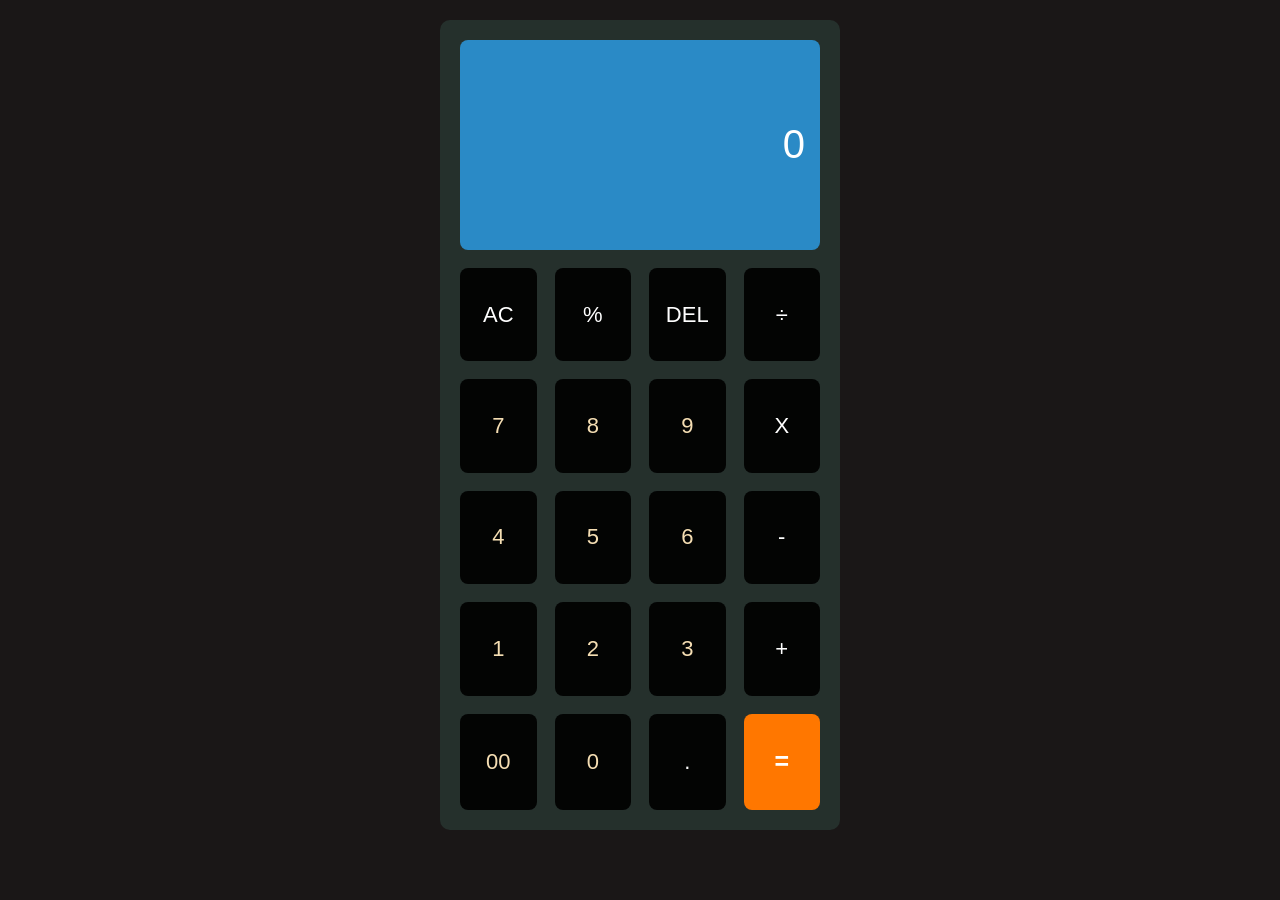
<file: calculator/index.html>
<!DOCTYPE html>
<html lang="en">
<head>
    <meta charset="UTF-8">
    <meta name="viewport" content="width=device-width, initial-scale=1.0">
    <link rel="stylesheet" href="calculator.css">
    <title>Calculator</title>
</head>
<body>
    <div class="calculator">
        <div class="output">
            <div id="resultt">0</div>
        </div>
        <button id="clear-btn">AC</button>
        <button id="per-btn">%</button>
        <button id="back-btn">DEL</button>
        <button id="div-btn">&#247</button>
        <button class="number">7</button>
        <button class="number">8</button>
        <button class="number">9</button>
        <button id="mul-btn">X</button>
        <button class="number">4</button>
        <button class="number">5</button>
        <button class="number">6</button>
        <button id="sub-btn">-</button>
        <button class="number">1</button>
        <button class="number">2</button>
        <button class="number">3</button>
        <button id="add-btn">+</button>
        <button class="number">00</button>
        <button class="number">0</button>
        <button id="decimal-btn">.</button>
        <button id="equal-btn">=</button>
    </div>
    <script src="calculator.js">
        
    </script>
</body>
</html>
</file>
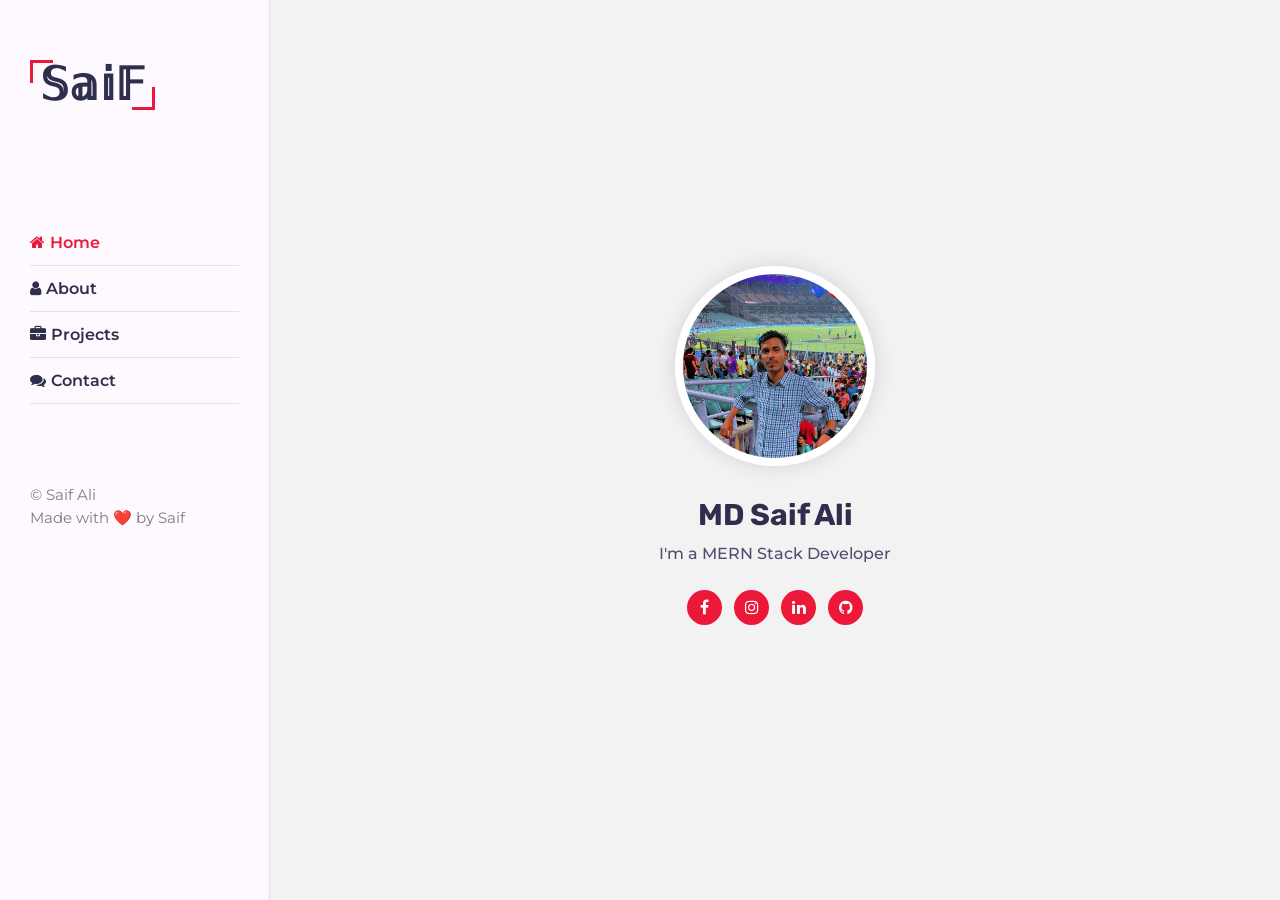
<file: Portfolio2/index.html>
<!DOCTYPE html>
<html lang="en">
<head>
    <meta charset="UTF-8">
    <meta name="viewport" content="width=device-width, initial-scale=1.0">
    <title>Saif</title>
    <link rel="stylesheet" href="port.css">
    <link rel="stylesheet" href="https://cdnjs.cloudflare.com/ajax/libs/font-awesome/4.7.0/css/font-awesome.min.css">
</head>
<body>
    <!-- Preloader -->
    <div class="preloader">
        <div class="loader"><img src="images/IMG_20230430_013245_085.jpg" alt="" style="border-radius: 50%">
        </div>
    </div>
    <!-- Preloader End-->

    <!-- Main Container -->
    <div class="main-container">
        <!-- Aside Begins -->
        <div class="aside">
            <div class="nav-toggler">
                <span></span>
              </div>
           <div class="aside-inner">
          <!-- logo -->
          <div class="logo">
            <a href="#">𝕊𝕒𝕚𝔽</a>
          </div>
         
          <!-- Nav -->
          <ul class="nav">
            <li><a href="#home" class="active"><i class="fa fa-home"></i>Home</a></li>
            <li><a href="#about"><i class="fa fa-user"></i>About</a></li>
            <li><a href="#projects"><i class="fa fa-briefcase"></i>Projects</a></li>
            <li><a href="#contact"><i class="fa fa-comments"></i>Contact</a></li>
          </ul>
          <!-- Copyright  -->
          <div class="copyright-text">
                © Saif Ali 
                <br>
                Made with ❤️ by Saif
          </div>
        </div>
    </div>
        <!-- Aside End -->
        <!-- Main Content -->
        <div class="main-content">
            <!-- Home Section -->
            <section class="home section active" id="home">
               <div class="container">
                <div class="intro">
                    <img src="images/IMG_20230430_013245_085.jpg" alt="Profile" class="shadow-dark">
                    <h1>MD Saif Ali</h1>
                    <p>I'm a MERN Stack Developer</p>
                    <div class="social-links">
                        <a href="https://m.facebook.com/profile.php/?id=100023957741892" target="_blank"><i class="fa fa-facebook"></i></a>
                        <a href="http://instagram.com/mdsaifali89" target="_blank"><i class="fa fa-instagram"></i></a>
                        <a href="https://www.linkedin.com/in/md-saif-ali-656abb228" target="_blank"><i class="fa fa-linkedin"></i></a>
                        <a href="https://github.com/mdsaifali1729" target="_blank"><i class="fa fa-github"></i></a>
                    </div>
                </div>
               </div>
            </section>
             <!-- Home Section End -->

             <!-- About Section -->
             <section class="about section " id="about">
                <div class="container">
                    <div class="row">
                        <div class="section-title padd-15">
                            <h2>About Me</h2>
                        </div>
                    </div>
                    <div class="row">
                        <div class="about-content padd-15 ">
                            <div class="row">
                                <div class="about-text padd-15">
                                    <h3>I'm MD Saif Ali and <span id="word">Web Developer</span></h3>
                                    <p>Hi! My name is MD Saif Ali. I'm a MERN Stack Developer ,
                                         and I'm very passionate and dedicated to my work.
                                         I'm learning my skills quickly with full efficiency.
                                         I enjoy every step of the design process, from discussion and collaboration.
                                    </p>
                                    <p> I'm also Looking to establish a career in the field of Information Technology,
                                         I wish to work in a growth-oriented company and contribute to the development 
                                         of the organization while upgrading my skill set and knowledge.
                                    </p>
                                </div>
                            </div>
                            <div class="row">
                                <div class="personal-info padd-15">
                                    <div class="row">
                                        <div class="info-item padd-15">
                                            <p>Birthday : <span>12 June 2002</span></p>
                                        </div>
                                        <div class="info-item padd-15">
                                            <p>Age : <span>21</span></p>
                                        </div>
                                        <div class="info-item padd-15">
                                            <p>Website : <span>www</span></p>
                                        </div>
                                        <div class="info-item padd-15">
                                            <p>Email : <span>mdsaifali1729@gmail.com</span></p>
                                        </div>
                                        <div class="info-item padd-15">
                                            <p>Degree : <span>B.Tech</span></p>
                                        </div>
                                        <div class="info-item padd-15">
                                            <p>Phone : <span>+91 7667753678</span></p>
                                        </div>
                                        <div class="info-item padd-15">
                                            <p>City : <span>Dhanbad</span></p>
                                        </div>
                                        <div class="info-item padd-15">
                                            <p>Freelance : <span>Available</span></p>
                                        </div>
                                    </div>
                                    <div class="row">
                                        <div class="buttons padd-15">
                                            <a href="https://drive.google.com/file/d/10e3eA6VjkA3YfX3xk5Y58goE7WnkmjhX/view?usp=sharing" class="btn">Download Resume</a>
                                            <a href="#contact" data-section-index="1" class="btn hire-me">Hire Me</a>
                                        </div>
                                    </div>
                                </div>
                                <div class="skills padd-15">
                                    <div class="row">
                                        <div class="skill-items padd-15">
                                            <h5>Javascript</h5>
                                            <div class="progress">
                                                <div class="progress-in" style="width: 67%;"></div>
                                                <div class="skill-percent">67%</div>
                                            </div>
                                        </div>
                                        <div class="skill-items padd-15">
                                            <h5>React.JS</h5>
                                            <div class="progress">
                                                <div class="progress-in" style="width: 55%;"></div>
                                                <div class="skill-percent">55%</div>
                                            </div>
                                        </div>
                                        <div class="skill-items padd-15">
                                            <h5>Node.JS</h5>
                                            <div class="progress">
                                                <div class="progress-in" style="width: 60%;"></div>
                                                <div class="skill-percent">60%</div>
                                            </div>
                                        </div>
                                        <div class="skill-items padd-15">
                                            <h5>Express.JS</h5>
                                            <div class="progress">
                                                <div class="progress-in" style="width: 62%;"></div>
                                                <div class="skill-percent">62%</div>
                                            </div>
                                        </div>
                                        <div class="skill-items padd-15">
                                            <h5>MongoDB</h5>
                                            <div class="progress">
                                                <div class="progress-in" style="width: 76%;"></div>
                                                <div class="skill-percent">76%</div>
                                            </div>
                                        </div>
                                     </div>
                                    </div>
                                 </div>
                                 <div class="row">
                                    <div class="education padd-15">
                                        <h3 class="title">Education</h3>
                                        <div class="row">
                                            <div class="timeline-box padd-15">
                                            <div class="timeline shadow-dark">
                                            <!-- Timeline Item -->
                                            <div class="timeline-item">
                                              <div class="circle-dot"></div>
                                              <h4 class="timeline-date">
                                                <i class="fa fa-calendar"></i>2020 - 2024
                                              </h4>
                                              <h6 class="timeline-title">B.Tech In Computer Science & Engineering</h6>
                                              <p class="timeline-text">I am currently pursuing my B.Tech in <span> Computer Science & Engineering</span> from 
                                               <span> Shambhunath Institute of Engineering & Technology</span> , Prayagraj. I am currently in my <span>Final Year</span></p>
                                             </div>
                                             <!-- Timeline Item End -->
                                              <!-- Timeline Item -->
                                            <div class="timeline-item">
                                                <div class="circle-dot"></div>
                                                <h4 class="timeline-date">
                                                  <i class="fa fa-calendar"></i>2019 - 2020
                                                </h4>
                                                <h6 class="timeline-title">Intermediate</h6>
                                                <p class="timeline-text">I have completed my Intermediate from <span>KSGM College</span> , Dhanbad which 
                                                    is affliated to JAC Board with an aggregate percentage of <span>60.1</span> in year 2020.</p>
                                             </div>
                                               <!-- Timeline Item End -->
                                                <!-- Timeline Item -->
                                            <div class="timeline-item">
                                                <div class="circle-dot"></div>
                                                <h4 class="timeline-date">
                                                  <i class="fa fa-calendar"></i>2017 - 2018
                                                </h4>
                                                <h6 class="timeline-title">HighSchool</h6>
                                                <p class="timeline-text">I have completed my High School from <span>De Nobili School</span> , Mugma which is affliated
                                                     to I.C.S.E with an aggregate percentage of  <span>75.6</span> in year 2018.</p>
                                            </div>
                                               <!-- Timeline Item End -->
                                            </div>
                                         </div>
                                        </div>
                                      </div>
                                    <div class="experience padd-15">
                                        <h3 class="title">Experience</h3>
                                        <div class="row">
                                            <div class="timeline-box padd-15">
                                            <div class="timeline shadow-dark">
                                            <!-- Timeline Item -->
                                            <div class="timeline-item">
                                              <div class="circle-dot"></div>
                                              <h4 class="timeline-date">
                                                <i class="fa fa-calendar"></i>2021 - Till Date
                                              </h4>
                                              <h6 class="timeline-title">MERN Stack Developer</h6>
                                              <p class="timeline-text">I am currently working and recenty worked on different projects related to the <span>ReactJS,
                                                NodeJS, ExpressJS, MongoDB</span> and improving my development skills by doing different projects in this domain.</p>
                                             </div>
                                             <!-- Timeline Item End -->
                                              <!-- Timeline Item -->
                                            <div class="timeline-item">
                                                <div class="circle-dot"></div>
                                                <h4 class="timeline-date">
                                                  <i class="fa fa-calendar"></i>2021 - Till Date
                                                </h4>
                                                <h6 class="timeline-title">Database</h6>
                                                <p class="timeline-text">I prefer to use No-SQL database <span>MongoDB</span> to use in my web applications and used in my projects
                                                     and improving my knowledge in this domain of database.</p>
                                             </div>
                                               <!-- Timeline Item End -->
                                                <!-- Timeline Item -->
                                            <div class="timeline-item">
                                                <div class="circle-dot"></div>
                                                <h4 class="timeline-date">
                                                  <i class="fa fa-calendar"></i>2021 - Till Date
                                                </h4>
                                                <h6 class="timeline-title">Backend Developer</h6>
                                                <p class="timeline-text">I prefer to work on <span>NodeJS, ExpressJS</span> as my backend techstack. I have recently worked on 
                                                    several projects using these skillset and imoroving my knowledge in this domain.</p>
                                            </div>
                                               <!-- Timeline Item End -->
                                            </div>
                                         </div>
                                        </div>
                                    </div>
                                 </div>
                                </div>
                            </div>
                        </div>
                    </section>
      <!--About Section End  -->

      <!-- Project Section -->
      <section class="project section" id="projects">
        <div class="container">
            <div class="row">
                <div class="section-title padd-15">
                    <h2>Projects</h2>
                </div>
            </div>
            <div class="row">
                <div class="project-filter padd-15">
                    <button type="button" class="active" data-filter="all">All</button>
                    <button type="button" data-filter="MERN Projects">MERN Projects</button>
                    <button type="button" data-filter="Frontend">Frontend</button>
                    <button type="button" data-filter="Backend">Backend</button>
                </div>
            </div>
            <div class="row project-items">
                <!-- Project Item -->
                <div class="project-item padd-15" data-category="Frontend">
                    <div class="project-item-inner shadow-dark">
                        <div class="project-img">
                            <img src="images/6.png" alt="dddd">
                        </div>
                        <div class="project-info">
                            <h4>Frontend Project</h4>
                            <div class="icon">
                                <i class="fa fa-link"></i>
                            </div>
                        </div>
                    </div>
                </div>
                <!-- Project Item End -->

                 <!-- Project Item -->
                 <div class="project-item padd-15" data-category="Frontend">
                    <div class="project-item-inner shadow-dark">
                        <div class="project-img">
                            <img src="images/Screenshot 2023-08-10 195354.png" alt="dddd">
                        </div>
                        <div class="project-info">
                            <h4>Frontend Project</h4>
                            <div class="icon">
                                <i class="fa fa-link"></i>
                            </div>
                        </div>
                    </div>
                </div>
                <!-- Project Item End -->

                 <!-- Project Item -->
                 <div class="project-item padd-15" data-category="MERN Projects">
                    <div class="project-item-inner shadow-dark">
                        <div class="project-img">
                            <img src="images/8.png" alt="dddd">
                        </div>
                        <div class="project-info">
                            <h4>MERN Project</h4>
                            <div class="icon">
                                <i class="fa fa-link"></i>
                            </div>
                        </div>
                    </div>
                </div>
                <!-- Project Item End -->

                 <!-- Project Item -->
                 <div class="project-item padd-15" data-category="Backend">
                    <div class="project-item-inner shadow-dark">
                        <div class="project-img">
                            <img src="images/pp1.png" alt="dddd">
                        </div>
                        <div class="project-info">
                            <h4>Backend Project</h4>
                            <div class="icon">
                                <i class="fa fa-link"></i>
                            </div>
                        </div>
                    </div>
                </div>
                <!-- Project Item End -->
                 
                 <!-- Project Item -->
                 <div class="project-item padd-15" data-category="Frontend">
                    <div class="project-item-inner shadow-dark">
                        <div class="project-img">
                            <img src="images/7.png" class="wq" alt="dddd">
                        </div>
                        <div class="project-info">
                            <h4>Frontend Project</h4>
                            <div class="icon">
                                <i class="fa fa-link"></i>
                            </div>
                        </div>
                    </div>
                </div>
                <!-- Project Item End -->

                 <!-- Project Item -->
                 <div class="project-item padd-15" data-category="Frontend">
                    <div class="project-item-inner shadow-dark">
                        <div class="project-img">
                            <img src="images/4.png" class="wq" alt="dddd">
                        </div>
                        <div class="project-info">
                            <h4>Frontend Project</h4>
                            <div class="icon">
                                <i class="fa fa-link"></i>
                            </div>
                        </div>
                    </div>
                </div>
                <!-- Project Item End -->
            </div>
        </div>
      </section>
      <!-- Project Section End -->



            <!-- Contact Section -->
            <section class="contact section" id="contact">
                <div class="container">
                    <div class="row">
                        <div class="section-title padd-15">
                            <h2>Contact Me</h2>
                        </div>
                    </div>
                    <div class="row">
                        <!-- contact-info-item -->
                        <div class="contact-info-item padd-15">
                                <div class="icon"> <i class="fa fa-phone"></i> </div>
                                <h4>Call Us On</h4>
                                <p>+91 7667 7536 78</p>
                        </div>
                        <!-- contact-info-item End-->
                        <!-- contact-info-item -->
                        <div class="contact-info-item padd-15">
                                <div class="icon"> <i class="fa fa-map-marker"></i> </div>
                                <h4>Address</h4>
                                <p>Nirsa , Dhanbad , India</p>
                        </div>
                        <!-- contact-info-item End-->
                        <!-- contact-info-item -->
                        <div class="contact-info-item padd-15">
                                <div class="icon"> <i class="fa fa-envelope"></i> </div>
                                <h4>Email</h4>
                                <p>mdsaifali1729@gmail.com</p>
                        </div>
                        <!-- contact-info-item End-->
                    </div>

                    <!-- Contact Form -->
                    <div class="row">
                        <form class="contact-form padd-15" id="form" onsubmit="hell()">
                            <div class="row">
                                <div class="form-item col-6 padd-15">
                                    <div class="form-group">
                                    <input type="text" class="form-control" id="name" placeholder="Name" required> 
                                    </div>
                                </div>
                                <div class="form-item col-6 padd-15">
                                    <div class="form-group">
                                    <input type="text" id="email" class="form-control" placeholder="Email" required>
                                    </div>
                                </div>
                            </div>
                            <div class="row">
                                <div class="form-item col-12 padd-15">
                                    <div class="form-group">
                                        <input type="text" class="form-control" id="subject" placeholder="Subject"  required>
                                    </div>
                                </div>
                            </div>
                            <div class="row">
                                <div class="form-item col-12 padd-15">
                                    <div class="form-group">
                                        <textarea class="form-control" id="message" placeholder="Your Message..." required></textarea>
                                    </div>
                                </div>
                            </div>
                            <div class="row">
                            <div class="col-12 padd-15">
                                <button type="submit" class="btn msg" > Send Message</button>
                            </div>
                            </div>
                        </form>
                    </div>
                    <!-- Contact Form End -->
                    </div>
                    </section>
            <!-- Contact Section End -->
      
        </div>
         <!-- Main Content End -->
    </div>
    <!-- Main Container End -->


    <!-- Light Box -->
     <div class="lightbox">
        <div class="lightbox-content">
            <div class="lightbox-close">&times;</div> 
            <img src="images/6.png" class="lightbox-img" onclick="nextItem()">
            <div class="lightbox-caption">
                <div class="caption-text"></div>
                <div class="caption-counter"></div>
            </div>
        </div>
        <div class="lightbox-controls">
           <div class="prev-item" onclick="prevItem()"><i class="fa fa-angle-left"></i></div>
           <div class="next-item" onclick="nextItem()"><i class="fa fa-angle-right"></i></div>
        </div>
     </div>

    <!-- Light Box End -->
     

    <!-- JS File -->

    <script src="port.js"></script>
</body>
</html>
</file>
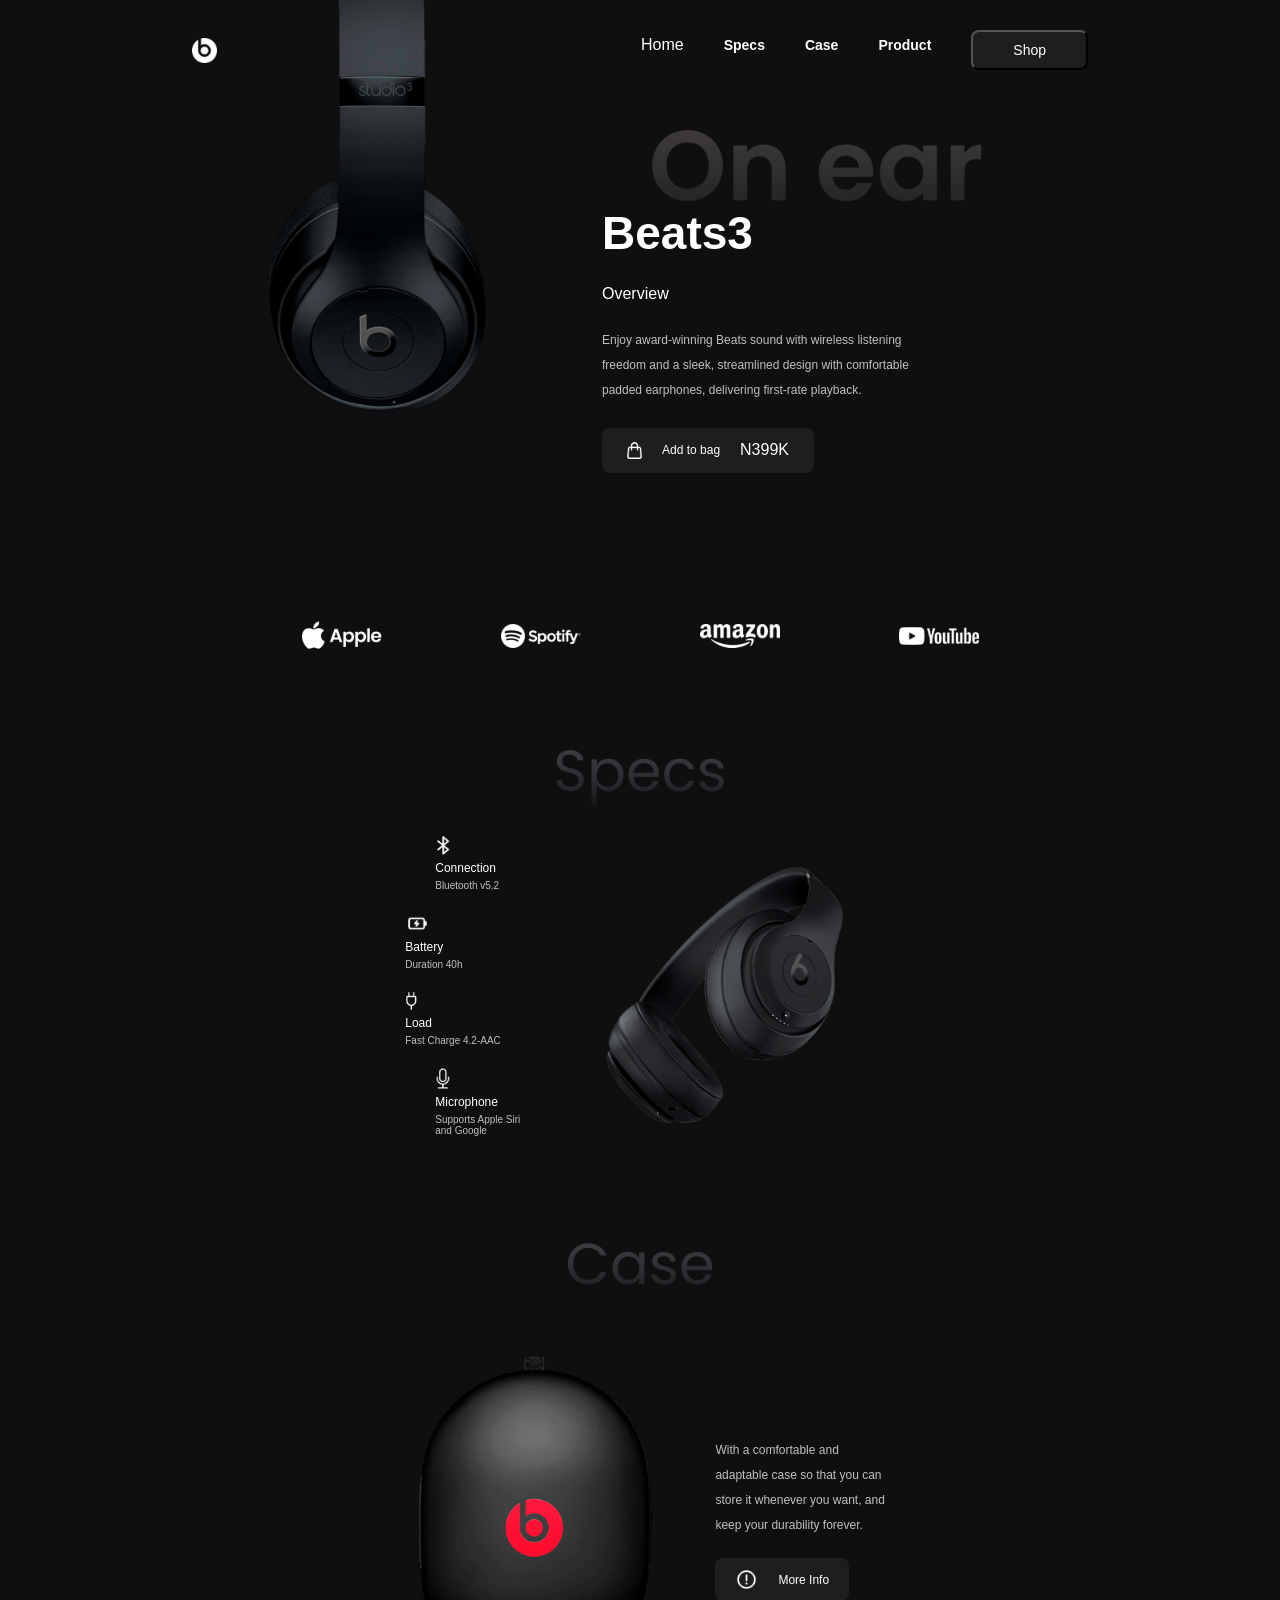
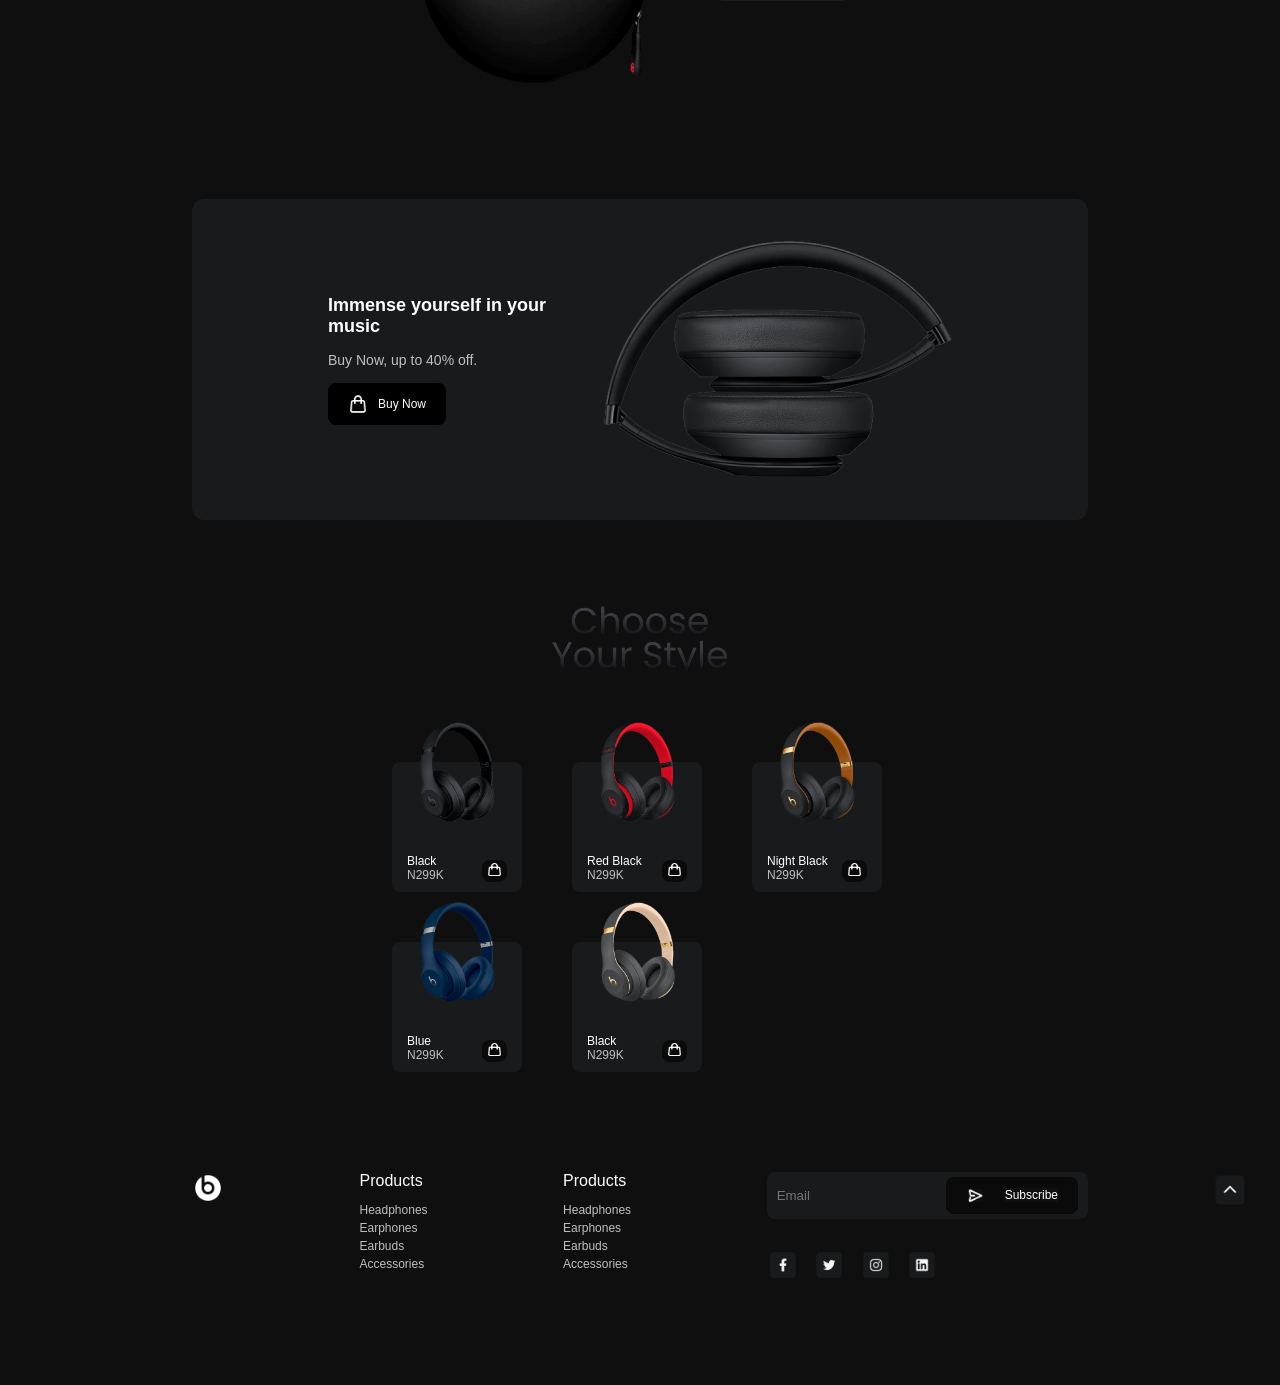
<file: HTML CSS project 6.1/pic/Beats Landing Page.html>
<!DOCTYPE html>
<!-- saved from url=(0033)http://127.0.0.1:5500/index.html# -->
<html lang="en"><head><meta http-equiv="Content-Type" content="text/html; charset=UTF-8">
    
    <meta name="viewport" content="width=device-width, initial-scale=1.0">
    <title>Beats Landing Page</title>
    <link rel="stylesheet" href="./Beats Landing Page_files/style.css">
    <link rel="preconnect" href="https://fonts.googleapis.com/">
    <link rel="preconnect" href="https://fonts.gstatic.com/" crossorigin="">
    <link href="./Beats Landing Page_files/css2" rel="stylesheet">

</head>

<body>
    <!-- creating the navigation menu -->
    <nav>
        <img src="./Beats Landing Page_files/beatsLogo.png" alt="beatslogo">
        <div class="nav-right-section">
            <ul>
                <li><a href="http://127.0.0.1:5500/index.html#">Home</a></li>
                <li><a href="http://127.0.0.1:5500/index.html#">Specs</a></li>
                <li><a href="http://127.0.0.1:5500/index.html#">Case</a></li>
                <li><a href="http://127.0.0.1:5500/index.html#">Product</a></li>
            </ul>
            <button>Shop</button>
        </div>
    </nav>


     <!-- creating the main landing page -->
     <main>
        <img class="mainimg" src="./Beats Landing Page_files/mainImage.png" alt="mainImage">
        <div class="main">
            <img class="onearimg" src="./Beats Landing Page_files/onEar.png" alt="ear logo">
            <h1>Beats3</h1>
            <h4>Overview</h4>
            <p>
                Enjoy award-winning Beats sound with wireless listening freedom and a
                sleek, streamlined design with comfortable padded earphones,
                delivering first-rate playback.
            </p>
            <div class="addtocart">
                <img src="./Beats Landing Page_files/shoppingBag.png" alt="shoppingBag">
                <p>Add to bag</p>
                <span>N399K</span>
            </div>
        </div>
     </main>


     <!-- section for adding social media icons -->
     <section class="social-media-section">
        <img src="./Beats Landing Page_files/appleLogo.png" alt="appleLogo">
        <img src="./Beats Landing Page_files/spotifyLogo.png" alt="spotifyLogo">
        <img src="./Beats Landing Page_files/amazonLogo.png" alt="amazonLogo">
        <img src="./Beats Landing Page_files/youtubeLogo.png" alt="youtubeLogo">
     </section>


      <!-- section for specification -->
      <section class="specs">
        <!-- adding specs logo -->
        <img class="specs-logo" src="./Beats Landing Page_files/specsLogo.png" alt="specs ogo">
        <div class="specs-list">
            <div class="specs-list-items">
               
              <div>
                    <img src="./Beats Landing Page_files/bluetooth.png" alt="bluetooth">
                    <p>Connection</p>
                    <p>Bluetooth v5.2</p>
              </div>

              <div>
                <img src="./Beats Landing Page_files/battery.png" alt="battery">
                <p>Battery</p>
                <p>Duration 40h</p>
              </div>
    
              <div>
                <img src="./Beats Landing Page_files/charger.png" alt="charger">
                <p>Load</p>
                <p>Fast Charge 4.2-AAC</p>
              </div>
    
              <div>
                <img src="./Beats Landing Page_files/mic.png" alt="mic">
                <p>Microphone</p>
                <p>Supports Apple Siri and Google</p>
              </div>
            </div> 
            <img src="./Beats Landing Page_files/specsImage.png" alt="specification headphone image">
        </div>
      </section>
    
      <!-- adding case section -->
       <section class="case">
        <!-- adding case logo -->
        <img class="case-logo" src="./Beats Landing Page_files/caseLogo.png" alt="caseLogo">
        <div class="case-item">
            <img class="case-item-img" src="./Beats Landing Page_files/caseImage.png" alt="caseImage">
            <div>
                <p> With a comfortable and adaptable case so that you can store it
                    whenever you want, and keep your durability forever.</p>
                <p>
                    <img src="./Beats Landing Page_files/group.png" alt="group">
                    More Info
                </p>
            </div>
        </div>
       </section>

       <!-- Buy now section -->
       <section class="buy-product">
          <div>
            <h3>
                Immense yourself in your music
            </h3>
            <p>Buy Now, up to 40% off.</p>
            <div>
              <img src="./Beats Landing Page_files/shoppingBag.png" alt="shopping bag">
              <p>Buy Now</p>
            </div>
          </div>
          <img src="./Beats Landing Page_files/buyNowSectionImage.png" alt="buy now">
       </section>


       <!-- creating a product section to display the items -->
          <section class="product">
            <!-- adding style logo -->
            <img class="product-logo" src="./Beats Landing Page_files/productLogo.png" alt="logo">
            <div class="product-items">
                <div class="product-card">
                  <img class="product-img" src="./Beats Landing Page_files/black.png" alt="black">
                  <div class="product-info">
                    <p>
                      Black <br>
                      <span>N299K</span>
                    </p>
        
                    <div>
                      <img src="./Beats Landing Page_files/shoppingBag.png" alt="shopping bag">
                    </div>
                  </div>
                </div>
                <div class="product-card">
                      <img class="product-img" src="./Beats Landing Page_files/redBlack.png" alt="red black">
                      <div class="product-info">
                        <p>
                         Red Black <br>
                          <span>N299K</span>
                        </p>
            
                        <div>
                          <img src="./Beats Landing Page_files/shoppingBag.png" alt="shopping bag">
                        </div>
                      </div>
                    </div>
                 <div class="product-card">
                          <img class="product-img" src="./Beats Landing Page_files/nightBlack.png" alt="night black">
                          <div class="product-info">
                            <p>
                             Night Black <br>
                              <span>N299K</span>
                            </p>
                
                            <div>
                              <img src="./Beats Landing Page_files/shoppingBag.png" alt="shopping bag">
                            </div>
                         </div>
                     </div>
                  <div class="product-card">
                              <img class="product-img" src="./Beats Landing Page_files/blue.png" alt="blue">
                              <div class="product-info">
                                <p>
                                 Blue<br>
                                  <span>N299K</span>
                                </p>
                    
                              <div>
                                  <img src="./Beats Landing Page_files/shoppingBag.png" alt="shopping bag">
                              </div>
                              </div>
                   </div>
                   <div class="product-card">
                    <img class="product-img" src="./Beats Landing Page_files/twilightGray.png" alt="twilight">
                    <div class="product-info">
                      <p>
                        Black <br>
                        <span>N299K</span>
                      </p>
          
                      <div>
                        <img src="./Beats Landing Page_files/shoppingBag(1).png" alt="shopping bag">
                      </div>
                    </div>
                  </div>
             </div>
           </section>
   <!-- designing the footer area of the website -->
   <footer>
      <img class="footer-logo" src="./Beats Landing Page_files/beatsLogo.png" alt="logo">
    <!-- creating the product navigation menu -->
      <ul>
        <li><a href="http://127.0.0.1:5500/index.html#">Products</a></li>
        <li><a href="http://127.0.0.1:5500/index.html#">Headphones</a></li>
        <li><a href="http://127.0.0.1:5500/index.html#">Earphones</a></li>
        <li><a href="http://127.0.0.1:5500/index.html#">Earbuds</a></li>
        <li><a href="http://127.0.0.1:5500/index.html#">Accessories</a></li>
      </ul>
    <!-- creating the support navigation menu -->
      <ul>
        <li><a href="http://127.0.0.1:5500/index.html#">Products</a></li>
        <li><a href="http://127.0.0.1:5500/index.html#">Headphones</a></li>
        <li><a href="http://127.0.0.1:5500/index.html#">Earphones</a></li>
        <li><a href="http://127.0.0.1:5500/index.html#">Earbuds</a></li>
        <li><a href="http://127.0.0.1:5500/index.html#">Accessories</a></li>
      </ul>
    <!-- adding subscribe and social media icon buttons -->
    <div class="footer-subscription">
        <div>
            <input type="email" placeholder="Email">
            <div class="subscribe-button">
              <img src="./Beats Landing Page_files/rightArrow.png" alt="rightArrow">
              <p>Subscribe</p>
            </div>
         </div>

        <!-- social media icons -->
         <div>
            <img src="./Beats Landing Page_files/facebook.png" alt="facebook">
            <img src="./Beats Landing Page_files/twitter.png" alt="twitter">
            <img src="./Beats Landing Page_files/instagram.png" alt="instagram">
            <img src="./Beats Landing Page_files/linkedin.png" alt="linkedin">
          </div>
    </div>
     <!-- adding top arrow for icon for moving the page to top -->
     <img class="arrow-up" src="./Beats Landing Page_files/upArrow.png" alt="upArrow">
    </footer>
  <!-- Code injected by live-server -->
<script>
	// <![CDATA[  <-- For SVG support
	if ('WebSocket' in window) {
		(function () {
			function refreshCSS() {
				var sheets = [].slice.call(document.getElementsByTagName("link"));
				var head = document.getElementsByTagName("head")[0];
				for (var i = 0; i < sheets.length; ++i) {
					var elem = sheets[i];
					var parent = elem.parentElement || head;
					parent.removeChild(elem);
					var rel = elem.rel;
					if (elem.href && typeof rel != "string" || rel.length == 0 || rel.toLowerCase() == "stylesheet") {
						var url = elem.href.replace(/(&|\?)_cacheOverride=\d+/, '');
						elem.href = url + (url.indexOf('?') >= 0 ? '&' : '?') + '_cacheOverride=' + (new Date().valueOf());
					}
					parent.appendChild(elem);
				}
			}
			var protocol = window.location.protocol === 'http:' ? 'ws://' : 'wss://';
			var address = protocol + window.location.host + window.location.pathname + '/ws';
			var socket = new WebSocket(address);
			socket.onmessage = function (msg) {
				if (msg.data == 'reload') window.location.reload();
				else if (msg.data == 'refreshcss') refreshCSS();
			};
			if (sessionStorage && !sessionStorage.getItem('IsThisFirstTime_Log_From_LiveServer')) {
				console.log('Live reload enabled.');
				sessionStorage.setItem('IsThisFirstTime_Log_From_LiveServer', true);
			}
		})();
	}
	else {
		console.error('Upgrade your browser. This Browser is NOT supported WebSocket for Live-Reloading.');
	}
	// ]]>
</script>

</body></html>
</file>
<file: calculator/calculator.css>
*{
    margin: 0;
    padding: 0;
    box-sizing: border-box;
    font-family: Verdana, Geneva, Tahoma, sans-serif;
}
body{
    background-color: rgb(26, 23, 23);
}

.calculator{
    width: 100%;
    min-height: 90vh;
    background: rgba(127, 255, 212, 0.108);
    display: grid;
    grid-template-columns: repeat(4,1fr);
    margin: 20px auto;
    max-width: 400px;
    padding: 20px;
    gap: 18px;
    border-radius: 10px;
}

.calculator .output{
  background-color: #2a8ac6;
    grid-area: 1/1/3/5;
    display: flex;
    justify-content: flex-end;
    align-items: center;
    font-size: 40px;
    color: white;
    padding: 15px;
    border-radius: 8px;
    word-break: break-all;
    word-wrap: break-word;
}

button{
    border-radius: 8px;
    background-color: rgba(0, 0, 0, 0.92);
    color: rgb(255, 255, 255);
    border: none;
    font-size: 22px;
    font-weight: 500;
    cursor: pointer;
    transition:  all 0.2s ease;
}
.number{
    color: wheat;
    font-weight: 400;
}


#equal-btn{
    background-color: rgb(255, 119, 0);
    color: white;
    font-size: 25px;
    font-weight: 600;
}
button:hover{
    background: gray;
}
</file>
<file: Portfolio2/port.css>
@import url('https://fonts.googleapis.com/css2?family=Carter+One&family=Merienda:wght@400;700&family=Montserrat:wght@400;500;600;700&family=Poppins:wght@400;500;600&display=swap');
  @import url('https://fonts.googleapis.com/css2?family=Carter+One&family=Merienda:wght@400;700&family=Montserrat:wght@400;500;600;700&family=Poppins:wght@400;500;600&family=Rubik:wght@500;700;900&display=swap');
/* General Style */
body{
    margin: 0;
    line-height: 1.5;
    font-size: 16px;
    font-family: 'Montserrat', sans-serif;
}
*{
    margin: 0;
    padding: 0;
    outline: none;
    text-decoration: none;
    box-sizing: border-box;
}
::before::after{
    box-sizing: border-box;
}
.section{
    background-color: #f2f2f2;
    min-height: 100vh;
    display: block;
    padding: 0 30px;
    position: fixed;
    left: 270px;
    top: 0;
    right: 0;
    bottom: 0;
    z-index: 0;
    opacity: 1;
    overflow-x: hidden;
    overflow-y: auto;
    -webkit-transition: all 0.3s ease;
    transition: all 0.3s ease;
}
.section.back-section{
    z-index: 1;
}

.section.active{
    opacity: 1;
    z-index: 2;
    -webit-animation: slideSection 1s ease;
    animation: slideSection 1s ease;
}
@-webkit-keyframes slideSection{
    0%{
        -webkit-transform: translateX(100%);
         transform: translateX(100%);
    }
    100%{
        -webkit-transform: translateX(0%);
         transform: translateX(0%);
    }
}
@keyframes slideSection{
    0%{
        -webkit-transform: translateX(100%);
         transform: translateX(100%);
    }
    100%{
        -webkit-transform: translateX(0%);
         transform: translateX(0%);
    }
}


.section .container{
    padding-top: 60px;
    padding-bottom: 70px;
}
.section-title{
  -ms-flex: 0 0 100%;
    flex: 0 0 100%;
    max-width: 100%;
    margin-bottom: 60px;
    
}
.section-title h2{
    font-size: 40px;
    color: #302e4d;
    font-family: 'Rubik', sans-serif;
    font-weight: 700;
    margin: 0;
    /* background-color: gray; */
    position: relative;
}
.section-title h2::before{
    content: '';
    height: 4px;
    width: 50px;
    position: absolute;
    top: 100%;
    left: 0;
    background-color: #ec1839;
}
.section-title h2::after{
    content: '';
    height: 4px;
    width: 30px;
    position: absolute;
    top: 100%;
    left: 0;
    background-color: #ec1839;
    margin-top: 8px
}

.row{
    display: -ms-flexbox;
    display: flex;
    -ms-flex-wrap: wrap;
    flex-wrap: wrap;
    margin-right: -15px;
    margin-left: -15px;
    position: relative;
}
.padd-15{
    padding-right: 15px;
    padding-left: 15px;
}

.container{
    max-width: 1100px;
    margin: auto;
    width: 100%;
}
.shadow-dark{
    -webkit-box-shadow: 0 0 20px rgba(48, 46, 77, 0.15);
    box-shadow: 0 0 20px rgba(48, 46, 77, 0.15);
}
.btn{
    background-color: #ec1839;
    font-size: 16px;
    font-family:'Rubik',san-serif;
    font-weight: 500;
    padding: 12px 35px;
    color: #ffffff;
    border-radius: 40px;
    -webkit-transition:all 0.3s ease;
    transition: all 0.3s ease;
    display: inline-block;
    white-space: nowrap;
}
.btn:hover{
    -webkit-transform: scale(1.05);
    transform: scale(1.05);
}
.hidden{
    display: none!important;
}
/* Preloader */
.preloader {
    background-color: #222222;
    position: fixed;
    left: 0;
    top: 0;
    height: 100%;
    width: 100%;
    z-index: 150;
    display: -ms-flexbox;
    display: flex;
    -ms-flex-align: center;
    align-items: center;
    -ms-flex-pack: center;
    justify-content: center;
    -webkit-transition: all 1s ease;
    transition: all 1s ease;
  }
  
  .preloader.opacity-0 {
    opacity: 0;
  }
  
  .preloader .loader {
    height: 110px;
    width: 110px;
    border: 4px solid #e3e3e3;
    border-radius: 50%;
    border-top: 4px solid transparent;
    border-bottom: 4px solid transparent;
    -webkit-animation: spin 2s linear infinite;
    animation: spin 2s linear infinite;
  }
  
  @-webkit-keyframes spin {
    0% {
      -webkit-transform: rotate(0deg);
      transform: rotate(0deg);
    }
    100% {
      -webkit-transform: rotate(360deg);
      transform: rotate(360deg);
    }
  }
  @keyframes spin {
    0% {
      -webkit-transform: rotate(0deg);
      transform: rotate(0deg);
    }
    100% {
      -webkit-transform: rotate(360deg);
      transform: rotate(360deg);
    }
  }
  .preloader .loader img {
    height: 100px;
    width: 100px;
    animation: spinlogo 2s linear infinite;
  }
  
  @-webkit-keyframes spinlogo {
    0% {
      -webkit-transform: rotate(0deg);
      transform: rotate(0deg);
    }
    100% {
      -webkit-transform: rotate(60deg);
      transform: rotate(60deg);
    }
  }
  @keyframes spinlogo {
    0% {
      -webkit-transform: rotate(0deg);
      transform: rotate(0deg);
    }
    100% {
      -webkit-transform: rotate(60deg);
      transform: rotate(60deg);
    }
  }
  

/* Aside */
.aside{ 
    width: 270px;
    background-color: #fdf9ff;
    position: fixed;
    height: 100%;
    left: 0;
    top: 0;
    z-index: 10;
    border-right: 1px solid #e8dfec;
    padding: 30px;
    -webkit-transition: all 0.3s ease;
    transition: all 0.3s ease;
}

.aside .aside-inner{
    position: absolute;
    left: 0;
    top: 0;
    width: 100%;
    height: 100%;
    padding: 30px;
    overflow-y: auto;
}

.aside .logo{
   
    padding: 30px 0;
    
}
.aside .logo a{
    font-size: 45px;
    color: #302e4d;
    font-family: 'Rubik', sans-serif;
    font-weight: 700;
    text-decoration: none;
    display: inline-block;
    /* background-color: #ededed; */
    position: relative;
    padding: 0 10px;
    line-height: 50px;
}
.aside .logo a::before{
  content: '';
  height: 20px;
  width: 20px;
  /* background-color: red; */
  border-top:  3px solid #ec1839;
  border-left:  3px solid #ec1839;
  
  position: absolute;
  top: 0;
  left: 0;

}
.aside .logo a::after{
  content: '';
  height: 20px;
  width: 20px;
  /* background-color: red; */
  border-right:  3px solid #ec1839;
  border-bottom:  3px solid #ec1839;
  position: absolute;
  bottom: 0;
  right: 0;
}
.aside .nav-toggler{
    height: 40px;
    width: 45px;
    border: 1px solid #d4d4e3;
    cursor: pointer;
    position: fixed;
    left: 300px;
    top: 20px;
    z-index: 11;
    border-radius: 5px;
    background-color: #fdf9ff;
    /* display: -ms-flexbox;
    display: flex; */
    display: none;
    -ms-flex-align: center;
    align-items: center;
    -ms-flex-pack: center;
    justify-content: center;
    -webkit-transition: all 0.3s ease;
    transition: all 0.3s ease;
}
.aside .nav-toggler span{
    height: 2px;
    width: 18px;
    display: inline-block;
    background-color: #ec1839;
    position: relative;
}

.aside .nav-toggler.open span{
    background-color: transparent;
}
.aside .nav-toggler span::before{
    content: '';
    height: 2px;
    width: 18px;
    position: absolute;
    top: -6px;
    left: 0;
    background-color: #ec1839;
}
.aside .nav-toggler.open span::before{
       -webkit-transform: rotate(45deg);
        transform: rotate(45deg);
        top: 0;
}
.aside .nav-toggler span::after{
    content: '';
    height: 2px;
    width: 18px;
    position: absolute;
    top: 6px;
    left: 0;
    background-color: #ec1839;
}
.aside .nav-toggler.open span::after{
    -webkit-transform: rotate(-45deg);
     transform: rotate(-45deg);
     top: 0;
}
.aside .nav{
   
    list-style: none;
    margin:80px 0;
    padding: 0;
}
.aside .nav li{
   
    display: block;
}
.aside .nav li a{
    font-size: 16px;
    font-weight: 600;
    color: #302e4d;
    text-decoration: none;
    line-height: 45px;
    display: block;
    border-bottom: 1px solid #e8dfec;
    -webkit-transition: all 0.3s ease;
    transition:  all 0.3s ease;
    text-transform: capitalize;
}
.aside .nav li a:not(.active):hover{
    padding-left: 5px;
}
.aside .nav li a:hover,
.aside .nav li a.active{
     color: #ec1839;
} 
.aside .nav li a .fa{
    margin-right: 5px;
}

.aside .copyright-text{
    font-size: 15px;
    color: #7d7d7d;
}

/* Home */

.home{
    min-height: 100vh;
    /* display: -ms-flexbox; */
    display: flex;
}
.home .intro{
    text-align: center;
}

.home .intro img{
    width: 200px;
    height: 200px;
    border-radius: 50%;
    display: inline-block;
    border: 8px solid #ffffff;
}

.home .intro h1{
    font-size: 30px;
    color: #302e4d;
    font-family: 'Rubik', sans-serif;
    font-weight: 700;
    margin: 20px 0 5px;
}
.home .intro p {
    font-size: 16px;
    font-weight: 500;
    margin: 0;
    line-height: 22px;
    color: #504e70;
}

.home .intro .social-links{
    margin-top: 25px;
}

.home .intro .social-links a{
    height: 35px;
    width: 35px;
    background-color: #ec1839;
    display: inline-block;
    text-align: center;
    line-height: 35px;
    color: #ffffff;
    margin: 0 4px;
    border-radius: 50%;
    text-decoration: none;
    -webkit-transition: all 0.3s ease;
    transition: all 0.3s ease;
}
.home .intro .social-links a:hover{
    -webkit-transform: scale(1.2);
    transform: scale(1.2);
}

/* About Section */

.about .about-content{
    /* background-color: red; */
    -ms-flex: 0 0 100%;
    flex: 0 0 100%;
    max-width: 100%;
}
.about .about-content .about-text{
    /* background-color: blue;9 */
    -ms-flex: 0 0 100%;
    flex: 0 0 100%;
    max-width: 100%;
}

.about .about-content .about-text h3{
    font-size: 24px;
    font-weight: 700;
    color: #302e4d;
    margin-bottom: 15px;
}
.about .about-content .about-text span{
    color: #ec1839;
}
.about .about-content .about-text p{
    font-size: 16px;
    line-height: 25px;
    color: #504e70;
    margin: 0;
}

.about .about-content .personal-info{
    /* background-color: red; */
    -ms-flex: 0 0 60%;
    flex: 0 0 60%;
    max-width: 60%;
    margin-top: 40px;
}
.about .about-content .personal-info .info-item{
    
    -ms-flex: 0 0 50%;
    flex: 0 0 50%;
    max-width: 50%;
}
.about .about-content .personal-info .info-item p{
    font-size: 16px;
    margin: 0;
    border-bottom: 1px solid #e8dfec;
    color: #302e4d;
    font-weight: 700;
    padding: 10px 0;
}
.about .about-content .personal-info .info-item span{
    color: #504e70;
    display: inline-block;
    margin-left: 4px;
    font-weight: 400;
}
.about .about-content .personal-info .buttons{
    margin-top: 30px;
}
.about .about-content .personal-info .buttons .btn{
    margin-top: 10px;
    margin-right: 15px;
}

.about .about-content .skills{
  /* background-color: blue; */
  -ms-flex: 0 0 40%;
    flex: 0 0 40%;
    max-width: 40%;
    margin-top: 40px;
}
.about .about-content .skills .skill-items{
    /* background-color: red; */
    margin-bottom: 30px;
    -ms-flex: 0 0 100%;
    flex: 0 0 100%;
    max-width: 100%;
}
.about .about-content .skills .skill-items h5{
    /* background-color: rebeccapurple; */
    font-size: 16px;
    line-height: 40px;
    font-weight: 600;
    color: #302e4d;
    text-transform: capitalize;
    margin: 0;
}

.about .about-content .skills .skill-items .progress{
    background-color: #e3e3e3;
    height: 7px;
    border-radius: 4px;
    width: 100%;
    position: relative;
}
.about .about-content .skills .skill-items .progress .progress-in{
    position: absolute;
    left: 0;
    top: 0;
    border-radius: 4px;
    height: 100%;
    background-color: #ec1839;
}

.about .about-content .skills .skill-items .skill-percent{
    /* display: none; */
    position: absolute;
    right: 0;
    top: -30px;
    color: #302e4d;
    font-weight: 400;
}

.about .about-content .education{
   /* background-color: red; */
   -ms-flex: 0 0 50%;
   flex: 0 0 50%;
   max-width: 50%;
   margin-top: 30px;
}
.about .about-content  .experience{
   /* background-color: blue; */
   -ms-flex: 0 0 50%;
   flex: 0 0 50%;
   max-width: 50%;
   margin-top: 30px;
}

.about .about-content h3.title{
        font-size: 24px;
        color: #302e4d;
        font-weight: 700;
        margin-bottom: 30px;
}
.about .about-content .timeline-box{
    -ms-flex: 0 0 100%;
    flex: 0 0 100%;
    max-width: 100%;
}

.about .about-content .timeline{
    background-color: #fdf9ff;
    
    padding: 30px 15px;
    border: 1px solid #ffffff;
    border-radius: 10px;
    width: 100%;
    position: relative;
}
.about .about-content .timeline .timeline-item{
    position: relative;
    padding-left: 37px;
    padding-bottom: 50px;

}
.about .about-content .timeline .timeline-item:last-child{
    padding-bottom: 0px;
}
.about .about-content .timeline .timeline-item::before{
      content: '';
      width: 1px;
      position: absolute;
      height: 100%;
      left: 7px;
      top: 0;
      background-color: #ec1839;
}

.about .about-content .timeline .circle-dot{
    background-color: #ec1839;
    position: absolute;
    top: 0;
    left: 0;
    height: 15px;
    width: 15px;
    left: 0;
    border-radius: 50%;
}

.about .about-content .timeline .timeline-date{
   font-weight: 400;
   font-size: 14px;
   margin-bottom: 12px;
   color: #504e70;
}
.about .about-content .timeline .timeline-date .fa{
     margin-right: 5px;
}
.about .about-content .timeline .timeline-title{
    font-weight: 700;
    font-size: 18px;
    margin-bottom: 15px;
    text-transform: capitalize;
    color: #302e4d;
}
.about .about-content .timeline .timeline-text{
   font-size: 16px;
   line-height: 25px;
   color: #504e70;
   margin: 0;
}
.about .about-content .timeline .timeline-text span{
    color: #ec1839;
}



/*            Project Section            */

.project .container{
    padding-bottom: 40px;
}

.project .project-filter{
    /* background-color: red; */
    -ms-flex: 0 0 100%;
    flex: 0 0 100%;
    max-width: 100%;
    text-align: center;
    margin-bottom: 40px;
}

.project .project-filter button{
    border: none;
    background-color: transparent;
    color: #302e4d;
    font-size: 18px;
    font-weight: 700;
    text-transform: capitalize;
    margin: 0 10px;
    cursor: pointer;
    border-bottom: 2px solid transparent;
    white-space: nowrap;
    padding-bottom: 2px;
    -webkit-transition: all 0.3s ease;
    transition: all 0.3s ease;
}

.project .project-filter button.active{
    color: #ec1839;
    border-color: #ec1839;
}

.project .project-item{
    /* background-color: red; */
    flex: 0 0 33.33%;
    max-width: 33%;
    margin-bottom: 30px;
}
.project .project-item.hide{
    display: none;
}

.project .project-item.show{
    display: block;
    animation: showItem 0.5s ease;
}
@-webkit-keyframes showItem{
    0%{
        -webkit-transform: scale(0.8);
        transform: scale(0.8);
        opacity: 0;
    }
    100%{
        -webkit-transform: scale(1);
        transform: scale(1);
        opacity: 1;
    }
}
@keyframes showItem{
    0%{
        -webkit-transform: scale(0.8);
        transform: scale(0.8);
        opacity: 0;
    }
    100%{
        -webkit-transform: scale(1);
        transform: scale(1);
        opacity: 1;
    }
}

.project .project-item-inner {
    border: 6px solid #fdf9ff;
    border-radius: 10px;
    overflow: hidden;
    cursor: pointer;
    position: relative;
}
.project .project-item-inner .project-img img{
    width: 100%;
    display: block;
    /* height: 150px; */
}
.project .project-item-inner .project-img .wq{
    height: 143px;
}
.project .project-item .project-info{
       position: absolute;
       left: 0;
       top: 0;
       background-color: rgba(0,0,0,0.8);
       height: 100%;
       width: 100%;
       z-index: 1;
       padding: 30px;
       opacity: 0;
       -webkit-transition: all 0.3s ease;
       transition: all 0.3s ease;
}
.project .project-item-inner:hover .project-info{
    opacity: 1;
}

.project .project-item .project-info h4{
    font-size: 18px;
    font-weight: 700;
    color: #ffffff;
    text-transform: capitalize;
    -webkit-transition: all 0.3s ease;
    transition: all 0.3s ease;
    -webkit-transform: translateX(-20px);
    transform: translateX(-20px);
    opacity: 0;
}
.project .project-item-inner:hover  .project-info h4{
    opacity: 1;
    -webkit-transform: translateX(0px);
    transform: translateX(0px);
}
.project .project-item .project-info .icon{
    height: 40px;
    width: 40px;
    background-color: #ffffff;
    text-align: center;
    border-radius: 50%;
    position: absolute;
    right: 30px;
    bottom: 30px;
    opacity: 0;
    -webkit-transition: all 0.3s ease;
    transition: all 0.3s ease;
    -webkit-transform: translateX(20px);
    transform: translateX(20px);
}

.project .project-item-inner:hover .project-info .icon{
    opacity: 1;
    -webkit-transform: translateX(0px);
    transform: translateX(0px);
}

.project .project-item .project-info .icon .fa{
    line-height: 40px;
    color: #ec1839;
}



/* Light box */

.lightbox{
    position: fixed;
    left: 0;
    top: 0;
    width: 100%;
    height: 100%;
    background-color: rgba(0,0,0,0.8.6);
    z-index: 100;
    display: none;
    -ms-flex-align: center;
    align-items: center;
    -ms-flex-pack: center;
    justify-content: center;
    cursor: zoom-out;
}
.lightbox.open{
    display: -ms-flexbox;
    display: flex;
}
.lightbox .lightbox-content img{
    height: auto;
    width: auto;
    max-width: 100%;
    max-height: 430px;
    cursor: pointer;
    display: block;
    padding: 30px 0;
}
.lightbox .lightbox-content {
    position: relative;
}
.lightbox.open .lightbox-content{
    animation: lightboxImage .5s ease;

}
@-webkit-keyframes lightboxImage{
    0%{
        -webkit-transform: scale(0.8);
        transform: scale(0.8);
    }
    100%{
        -webkit-transform: scale(1);
        transform: scale(1);
    }
}
@keyframes lightboxImage{
    0%{
        -webkit-transform: scale(0.8);
        transform: scale(0.8);
    }
    100%{
        -webkit-transform: scale(1);
        transform: scale(1);
    }
}

.lightbox .lightbox-content .lightbox-caption{
    position: absolute;
    bottom: 0;
    left: 0;
    width: 100%;
    display: -ms-flexbox;
    display: flex;
    -ms-flex-pack: space-between;
    justify-content: space-between;
    font-size: 16px;
    /* color: #ffffff; */
     color: red;
    font-weight: 400;
    z-index: -1;
}
.lightbox .lightbox-content .lightbox-close{
    position: absolute;
    height: 30px;
    width: 30px;
    /* background: red; */
    top: 0px;
    right: 0px;
    font-size: 30px;
    text-align: right;
    color: black;
    line-height: 30px;
}

.lightbox .lightbox-controls .prev-item,
.lightbox .lightbox-controls .next-item{
    height: 40px;
    width: 40px;
    background-color: #ffffff;
    text-align: center;
    border-radius: 50%;
    cursor: pointer;
    position: absolute;
    top: 50%;
    margin-top: -20px;
    z-index: 110;
    -webkit-transition: all 0.3s ease;
    transition: all 0.3s ease;
}

.lightbox .lightbox-controls .prev-item:hover,
.lightbox .lightbox-controls .next-item:hover{
    -webkit-transform: scale(1.1);
    transform: scale(1.1);
}
.lightbox .lightbox-controls .prev-item:active,
.lightbox .lightbox-controls .next-item:active{
    -webkit-transform: scale(1);
    transform: scale(1);
}

.lightbox .lightbox-controls .prev-item{
  left: 30px;
}
.lightbox .lightbox-controls .next-item{
   right: 30px;
}

.lightbox .lightbox-controls .prev-item .fa,
.lightbox .lightbox-controls .next-item .fa{
      font-size: 32px;
      color: #ec1839;
      line-height: 40px;
}

/* Contact section */

.contact .contact-info-item {
    -ms-flex: 0 0 33.33%;
    flex: 0 0 33.33%;
    max-width: 33.33%;
    text-align: center;
    margin-bottom: 40px;
  }
  
  .contact .contact-info-item .icon {
    display: inline-block;
    color: #ec1839;
  }
  .contact .contact-info-item .icon .fa {
    font-size: 40px;
  }
  .contact .contact-info-item h4 {
    font-size: 18px;
    font-weight: 700;
    color: #302e4d;
    text-transform: capitalize;
    margin: 15px 0 5px;
  }
  .contact .contact-info-item p {
    font-size: 16px;
    line-height: 25px;
    color: #504e70;
    margin: 0;
    font-weight: 400;
  }
  
  .contact .contact-form {
    -ms-flex: 0 0 100%;
    flex: 0 0 100%;
    max-width: 100%;
  }
  
  .contact .contact-form .col-6 {
    -ms-flex: 0 0 50%;
    flex: 0 0 50%;
    max-width: 50%;
  }
  
  .contact .contact-form .col-12 {
    -ms-flex: 0 0 100%;
    flex: 0 0 100%;
    max-width: 100%;
  }
  
  .contact .contact-form .form-item {
    margin-bottom: 30px;
  }
  
  .contact .contact-form .form-item .form-control {
    width: 100%;
    height: 50px;
    border-radius: 25px;
    border: 1px solid #d4d4e3;
    padding: 10px 25px;
    font-size: 16px;
    color: #504e70;
    -webkit-transition: all 0.3s ease;
    transition: all 0.3s ease;
  }
  
  .contact .contact-form .form-item .form-control:focus {
    -webkit-box-shadow: 0 0 20px rgba(48, 46, 77, 0.15);
    box-shadow: 0 0 20px rgba(48, 46, 77, 0.15);
  }
  
  .contact .contact-form .form-item textarea.form-control {
    height: 140px;
  }
  
  .contact .contact-form .btn {
    height: 50px;
    padding: 0 50px;
  }

  /* Responsive */

@media (max-width: 1199px) {
    .section .container {
      padding-top: 70px;
    }
  
    .aside .nav-toggler {
      display: -ms-flexbox;
      display: flex;
      left: 30px;
    }
  
    .aside .nav-toggler.open {
      left: 200px;
    } 
  
    .aside {
      left: -270px;
    }
  
     .aside.open {
      left: 0;
    }
  
    .section {
      left: 0;
    }
  
     .section.open {
      left: 270px;
    }
    .main-content {
        padding-left: 0;
    }
  
    .about .about-content .personal-info .info-item p span {
      display: block;
      margin-left: 0;
    } 
  }
  
  @media (max-width: 991px) {
    .project .project-item {
      -ms-flex: 0 0 50%;
      flex: 0 0 50%;
      max-width: 50%;
    }
  }
  @media (max-width: 767px) {
    .contact .contact-form .col-6,
    .about .about-content .experience,
    .about .about-content .education,
    .about .about-content .skills,
    .about .about-content .personal-info {
      -ms-flex: 0 0 100%;
      flex: 0 0 100%;
      max-width: 100%;
    }
   .project .project-filter button {
      margin-bottom: 10px;
    }
}
  
 @media (max-width: 575px) {
    .project .project-item {
      -ms-flex: 0 0 100%;
      flex: 0 0 100%;
      max-width: 100%;
    }
  }
  
    
 @media (max-width: 675px) {
    .contact .contact-info-item{
    -ms-flex: 0 0 100%;
    flex: 0 0 100%;
    max-width: 100%;
  }
}
</file>
<file: HTML CSS project 6.1/pic/Beats Landing Page_files/style.css>
* {
    margin: 0;
    padding: 0;
    outline: 0;
    box-sizing: border-box;
    background: #0f0f10;
    font-family: "Poppins", sans-serif;
    color: #ffffff;
  }

  /* removing the default css of a tags */
  a{
    text-decoration: none;
  }

  /* removing the default css of li tags */
  li {
    list-style: none;
  }
  
  body {
    margin: 0 15vw;
  }

/* designing the navigation menu */
nav {
    display: flex;
    width: 100%;
    align-items: center;
    justify-content: space-between;
    padding: 30px 0;
  }

nav img {
    width: 25px;
    height: 25px;
  }
  
nav ul {
    display: flex;
  }

nav ul li {
    margin-right: 40px;
  }
  
nav ul li a {
    font-weight: 700;
    font-size: 14px;
    color: white;
  }

.nav-right-section {
    display: flex;
    align-items: center;
  }

.nav-right-section button {
    background: #1e1e21;
    border-radius: 8px;
    font-weight: 300;
    font-size: 14px;
    padding: 10px 40px;
  }

main {
    display: flex;
    align-items: flex-start;
    margin-top: 30px;
    position: relative;
  }

.mainimg {
    width: 230px;
    position: relative;
    top: -250px;
    left: 70px;
  }

.main {
    margin-left: 180px;
  }

.onearimg{
    margin-left: 50px;
    width: 330px;
}
.main h1 {
    font-weight: 600;
    font-size: 46px;
    margin-bottom: 25px;
  } 
.main h4 {
   font-weight: 500;
    font-size: 16px;
    margin-bottom: 25px;
  }
  .main p{
    width: 65%;
    font-size: 12px;
    font-weight: 300;
    color: #bdc0c2;
    line-height: 25px;
    margin-bottom: 25px;
  }
.addtocart{
    display: flex;
    align-items: center;
    gap: 20px;
    background: #1e1e21;
    border-radius: 8px;
    width: fit-content;
    padding: 10px 25px;
}
.addtocart img {
    width: 15px;
    background-color: transparent;
  }
.addtocart p{
    margin-bottom: 0;
    color: white;
    background-color: transparent;
}
.addtocart span{
    background-color: transparent ;
}


/* styling social media subscription */

.social-media-section{
    display: flex;
    align-items: center;
    justify-content: space-around;
    position: relative;
    top: -50px;
    padding: 0 50px;
    margin-bottom: 40px;
}

.social-media-section img {
    scale: 0.8;
  }

.specs{
    display: flex;
    flex-direction: column;
    align-items: center;
}

.specs-logo,
.case-logo{
    scale: 0.8;
    margin-bottom: 20px;
}

.specs-list{
    display: flex;
}
.specs-list img{
    scale: 0.8;
}

.specs-list-items div {
   margin-bottom: 20px;
}
.specs-list-items div img {
    scale: 0.8;
  }
  
.specs-list-items div p{
    font-size: 12px;
 }

 .specs-list-items div p:last-child {
    color: #bdc0c2;
    font-size: 10px;
    margin-top: 5px;
    width: 70%;
  }

  .specs-list-items  div:first-child,
  .specs-list-items div:last-child  {
        margin-left: 30px;
  }

  /* designing the case section */
  .case {
    margin-top: 80px;
    display: flex;
    flex-direction: column;
    align-items: center;
  }
  .case-item{
    display: flex;
    align-items: center;
    justify-content: center;
    gap: 30px;
  }
  .case-item-img {
    scale: 0.8;
    /* width: 50%; */
  }
  .case-item div {
    width: 20%;
  }

.case-item div p:first-child {
    color: #bdc0c2;
    font-size: 12px;
    font-weight: 400;
    line-height: 25px;
    margin-bottom: 20px;
}

.case-item div p:last-child img{
    scale: 0.8;
    background-color: transparent;
  }
  
  .case-item div p:last-child {
    width: fit-content;
    background: #1e1e21;
    border-radius: 8px;
    display: flex;
    align-items: center;
    gap: 20px;
    font-size: 12px;
    padding: 10px 20px;
  }

  /* buy product section */
  .buy-product{
    background: #181a1b;
    border-radius: 12px;
    display: flex;
    align-items: center;
    justify-content: center;
    gap: 50px;
    margin-top: 70px;
    padding: 40px 0;
  }
.buy-product div,
.buy-product p,
.buy-product h3,
.buy-product img
 {
  background-color: transparent;
}

.buy-product div {
    width: 25%;
  }

.buy-product div h3{
    font-weight: 600;
    font-size: 18px;
    margin-bottom: 15px;
}

.buy-product div p{
    color: #bdc0c2;
    font-size: 14px;
    margin-bottom: 15px;
}

.buy-product div div {
   display: flex;
   align-items: center;
   width: fit-content;
   background: #000000;
   border-radius: 8px;
   padding: 10px 20px;
  }

  .buy-product div div img {
    scale: 0.8;
    margin-right: 10px;
  }

  .buy-product div div p {
    margin-bottom: 0;
    font-size: 12px;
    color: white;
  }

/* designing the product section for displaying the items */
.product {
    display: flex;
    flex-direction: column;
    margin: 0 150px;
  }

  .product-logo {
    scale: 0.3;
  }


  .product-items {
    display: flex;
    align-items: center;
    flex-wrap: wrap;
    gap: 50px;
    padding-left: 50px;
  }

  .product-card {
    position: relative;
    width: 130px;
    height: 130px;
    background: #181a1b;
    border-radius: 8px;
  }
  
  .product-img {
    width: 75px;
    height: 100px;
    position: absolute;
    z-index: 100;
    top: -40px;
    left: 28px;
  }
  .product-img,
.product-card p,
.product-card span,
.product-card img,
.product-card div {
  background-color: transparent;
}

.product-info{
    display: flex;
    align-items: flex-end;
    justify-content: space-between;
    position: absolute;
    bottom: 0;
    width: 100%;
    padding: 10px 15px;
}
.product-info p {
    font-size: 12px;
  }
  
.product-info p span {
    color: #bdc0c2;
  }

.product-info div {
    background: #0a0a0b;
    border-radius: 8px;
    padding: 2px 6px;
  }
  
.product-info div img {
    width: 13px;
    height: 13px;
}

/* designing the footer section */
footer{
    margin: 100px 0;
    display: flex;
    align-items: flex-start;
    justify-content: space-between;
    position: relative;
}
.footer-logo{
    scale: 0.8;
  }

ul li a{
    font-size: 12px;
    color: #BDC0C2;
  }

ul li:first-child a{
    font-size: 16px;
    font-weight: 400;
    color: white;
}
ul li:first-child{
    margin-bottom: 10px;
  }

.footer-subscription{
    display: flex;
    flex-direction: column;
    gap: 30px;
}

.footer-subscription div:first-child{
    display: flex;
    background: #181A1B;
    border-radius: 8px;
    padding: 5px 10px;
}

.footer-subscription div:first-child input{
    border: none;
    background-color: transparent;
  }

.subscribe-button{
    display: flex;
    align-items: center;
    gap: 10px;
    background: #0A0A0B;
    border-radius: 8px;
    padding: 10px 20px;
    border: none;
}

.subscribe-button img{
    scale: 0.8;
  }
.subscribe-button p{
    font-size: 12px;
  }
.footer-subscription div:last-child img{
    margin-right: 10px;
    scale: 0.8;
  }
.arrow-up{
    position: absolute;
    right: -160px;
    scale: 0.8;
}

.arrow-up:hover{
    
}
</file>
